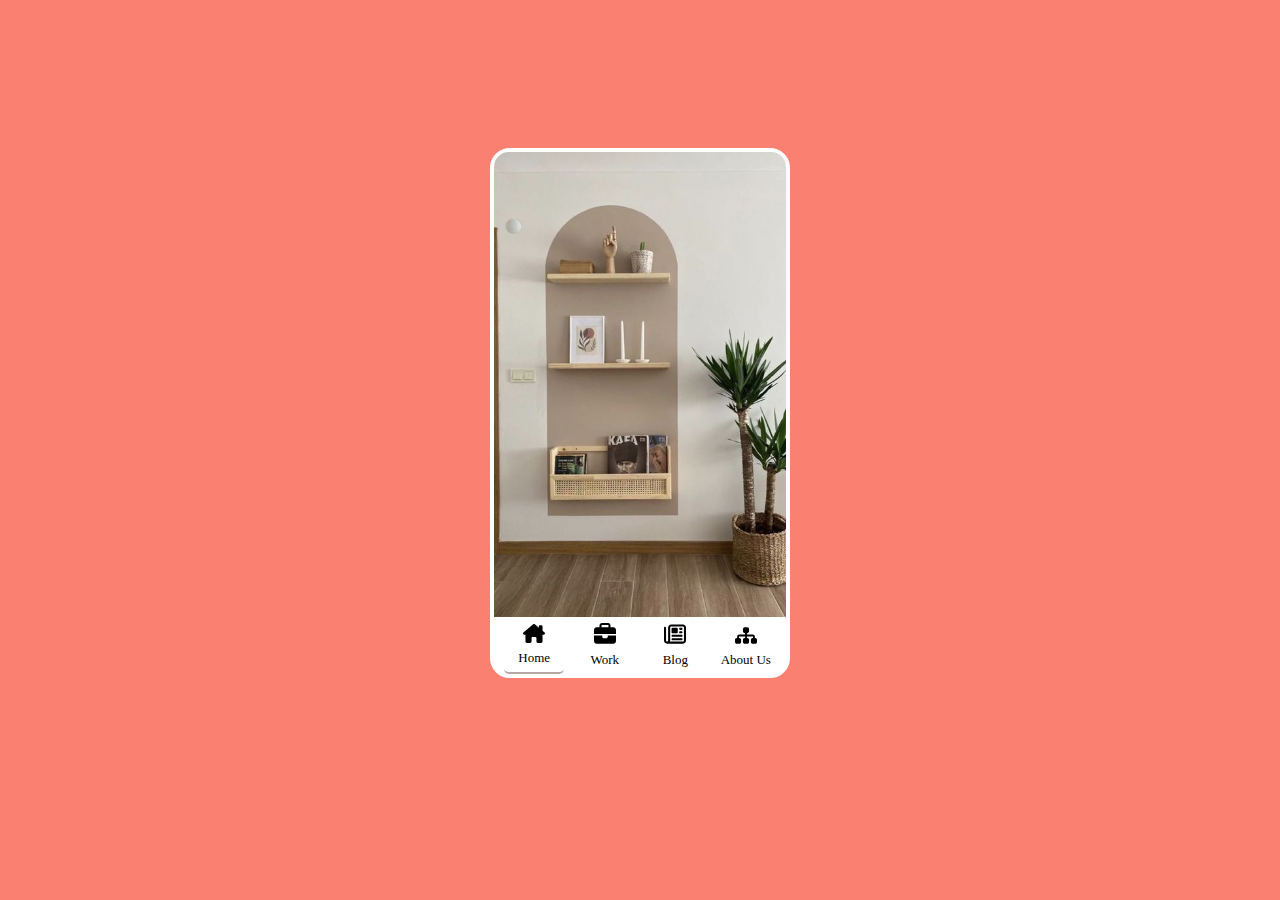
<file: 10-mobile-navigation/index.html>
<!DOCTYPE html>
<html lang="en">
    <head>
        <meta charset="UTF-8">
        <meta name="viewport" content="width=device-width, initial-scale=1.0">
        <link rel="stylesheet" href="./css/estilos.css">
        <title>Mobile navigation</title>
    </head>
<body>
    <main>
        <section id="container-mobile">
            <div id="cmobile-bg" class="home"></div>

            <div class="cmobile-tab">
                <div class="iconNav active" id="i-home">
                    <img src="./img/icons/house.svg" class="icons" alt="ic-home">
                    <span>Home</span>
                </div>
                <div class="iconNav" id="i-work">
                    <img src="./img/icons/work.svg" class="icons" alt="ic-work">
                    <span>Work</span>
                </div>
                <div class="iconNav" id="i-blog">
                    <img src="./img/icons/newspaper-regular.svg" class="icons" alt="ic-blog">
                    <span>Blog</span>
                </div>

                <div class="iconNav" id="i-user">
                    <img src="./img/icons/sitemap-solid.svg" class="icons" alt="ic-users">
                    <span>About Us</span>
                </div>
                
            </div>
        </section>
    </main>

    <script src="./js/scripts.js"></script>
</body>
</html>
</file>
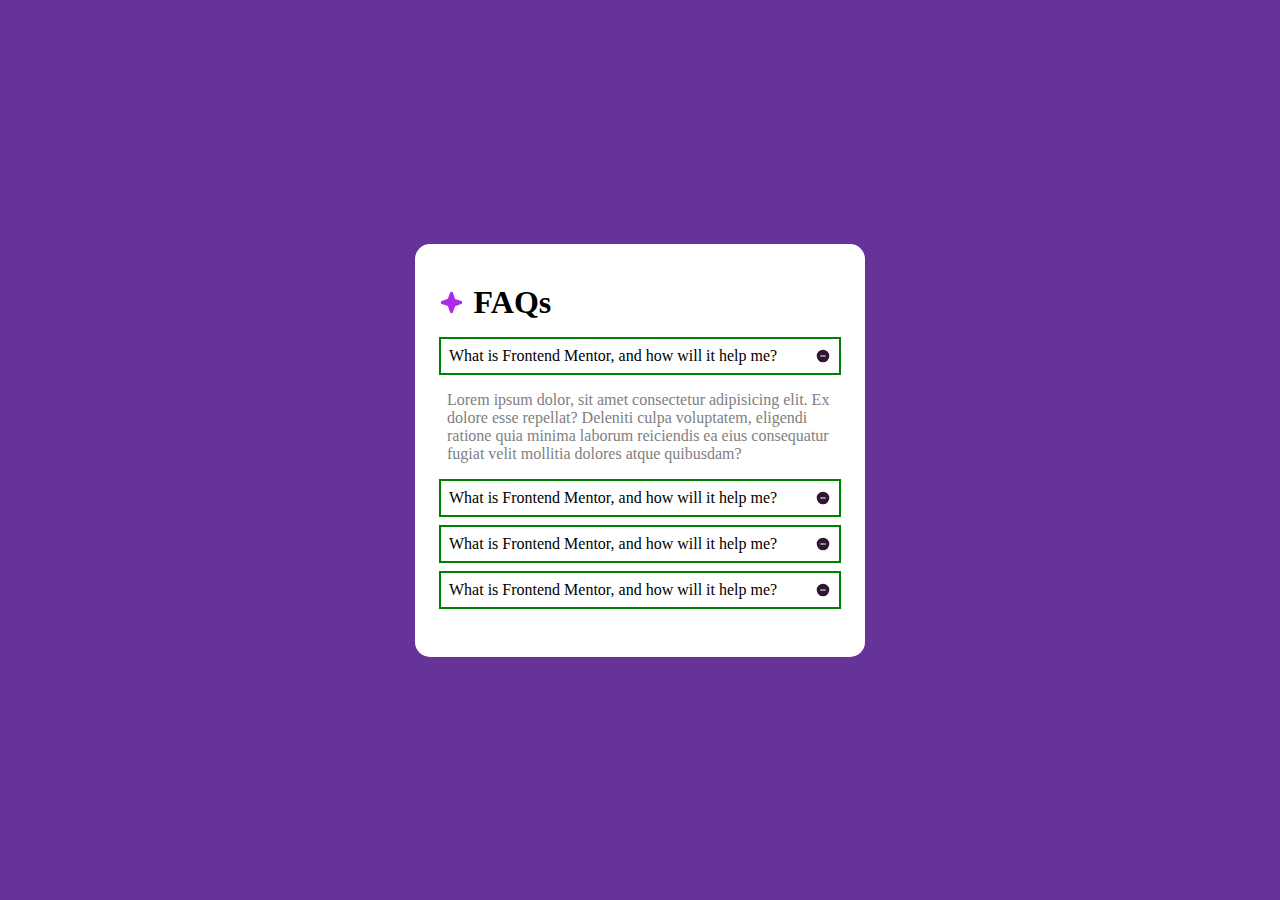
<file: 12-faq-accordion/index.html>
<!DOCTYPE html>
<html lang="en">
<head>
    <meta charset="UTF-8">
    <meta name="viewport" content="width=device-width, initial-scale=1.0">
    <link rel="stylesheet" href="./css/estilos.css">
    <title>Acordion</title>
</head>
<body>
    <main>
        <div class="content-tarjeta">
            <div class="title-tarjeta">
                <h1>FAQs</h1>
            </div>
            <div class="content-item">
                <div id="item-1" class="title-item">
                    <p>What is Frontend Mentor, and how will it help me?</p>
                </div>
                <div id="description-1" class="description-item active">
                    <p>
                        Lorem ipsum dolor, sit amet consectetur adipisicing elit. Ex dolore esse repellat? Deleniti culpa voluptatem, eligendi ratione quia minima laborum reiciendis ea eius consequatur fugiat velit mollitia dolores atque quibusdam?
                    </p>
                </div>
            </div>

            <div class="content-item">
                <div id="item-1" class="title-item">
                    <p>What is Frontend Mentor, and how will it help me?</p>
                </div>
                <div id="description-1" class="description-item">
                    <p>
                        Lorem ipsum dolor, sit amet consectetur adipisicing elit. Ex dolore esse repellat? Deleniti culpa voluptatem, eligendi ratione quia minima laborum reiciendis ea eius consequatur fugiat velit mollitia dolores atque quibusdam?
                    </p>
                </div>
            </div>

            <div class="content-item">
                <div id="item-1" class="title-item">
                    <p>What is Frontend Mentor, and how will it help me?</p>
                </div>
                <div id="description-1" class="description-item">
                    <p>
                        Lorem ipsum dolor, sit amet consectetur adipisicing elit. Ex dolore esse repellat? Deleniti culpa voluptatem, eligendi ratione quia minima laborum reiciendis ea eius consequatur fugiat velit mollitia dolores atque quibusdam?
                    </p>
                </div>
            </div>

            <div class="content-item">
                <div id="item-1" class="title-item">
                    <p>What is Frontend Mentor, and how will it help me?</p>
                </div>
                <div id="description-1" class="description-item">
                    <p>
                        Lorem ipsum dolor, sit amet consectetur adipisicing elit. Ex dolore esse repellat? Deleniti culpa voluptatem, eligendi ratione quia minima laborum reiciendis ea eius consequatur fugiat velit mollitia dolores atque quibusdam?
                    </p>
                </div>
            </div>

        </div>
    </main>
</body>
</html>
</file>
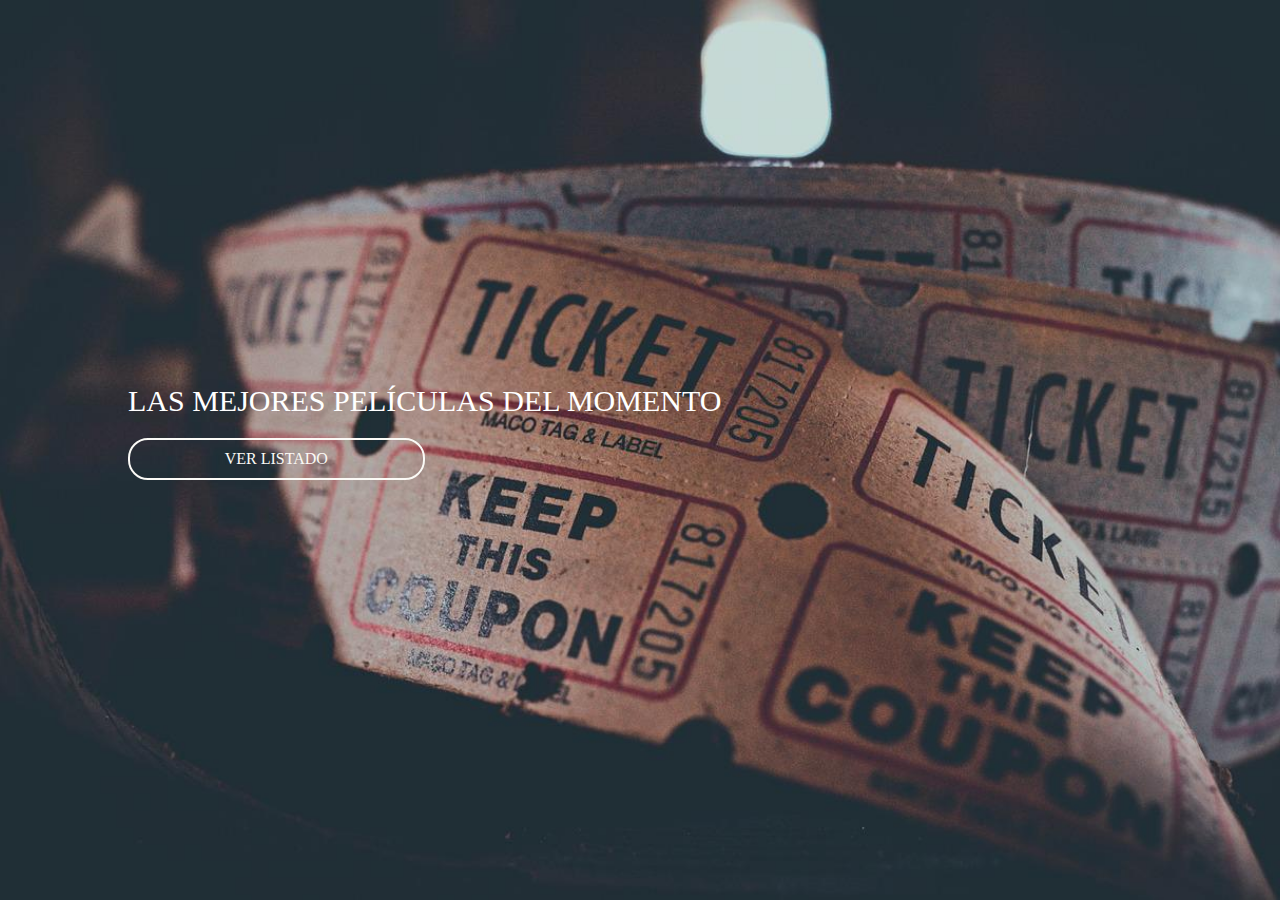
<file: 2-PagSimpleCine/index.html>
<!DOCTYPE html>
<html lang="en">
<head>
    <meta charset="UTF-8">
    <meta http-equiv="X-UA-Compatible" content="IE=edge">
    <meta name="viewport" content="width=device-width, initial-scale=1.0">
    <link rel="stylesheet" href="./css/header.css">
    <title>Document</title>
</head>
<body>
    <header class="header">
        <img src="./img/ticket.jpg" alt="">

        <div class="texto">
            <label>LAS MEJORES PELÍCULAS DEL MOMENTO</label>
            <a href="peliculas.html">VER LISTADO</a>
        </div>
    </header>
    <div class="contenedor">

    </div>
</body>
</html>
</file>
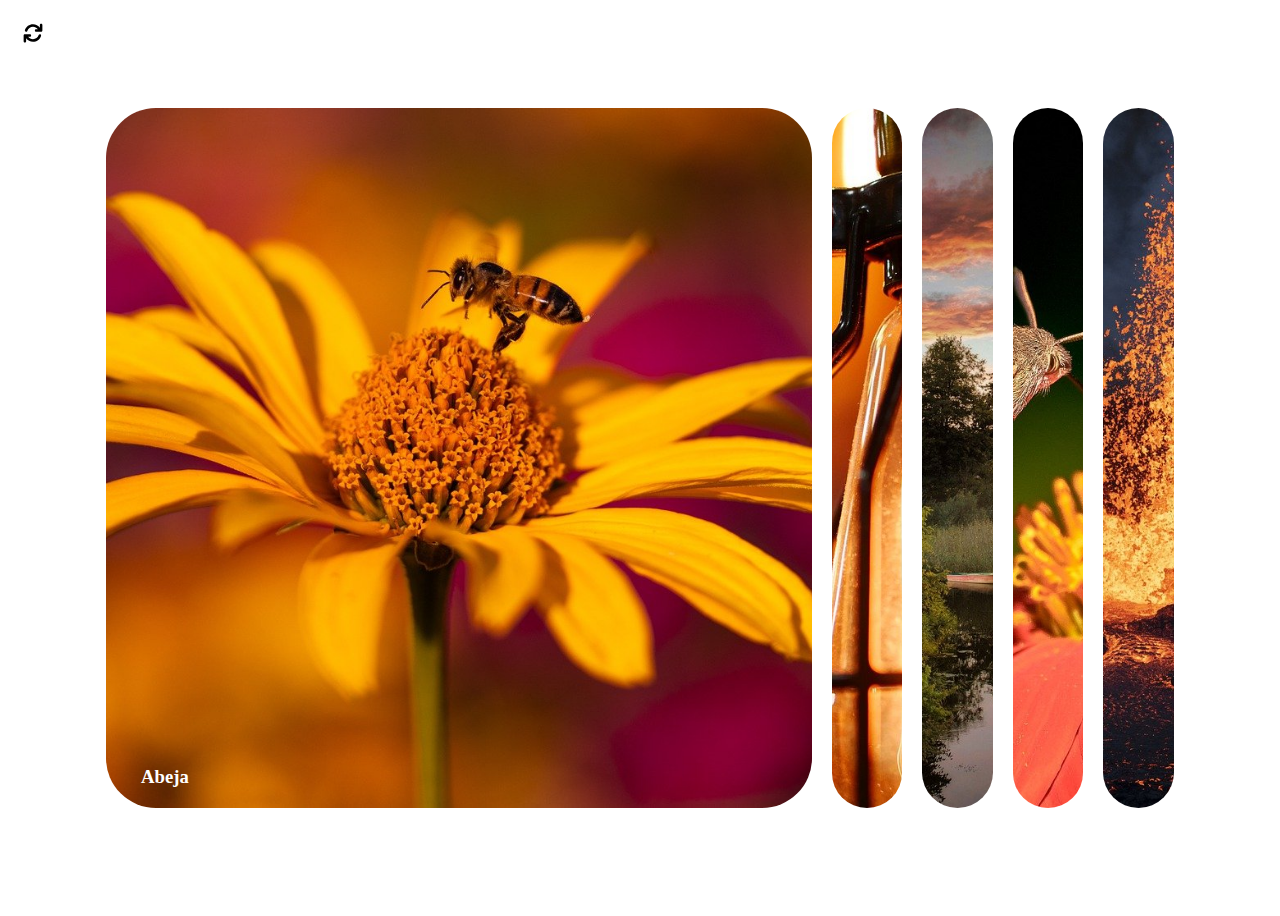
<file: 3-CardsExpansibles/index.html>
<!DOCTYPE html>
<html lang="en">
<head>
    <meta charset="UTF-8">
    <meta http-equiv="X-UA-Compatible" content="IE=edge">
    <meta name="viewport" content="width=device-width, initial-scale=1.0">
    <link rel="stylesheet" href="./css/style.css">
    <title>Cards</title>
</head>
<body>
    <div class="direction">
        <img src="./img/rotate.svg" alt="change-direction">
    </div>

    <div id="main" class="conteiner horizontal">
        <div class="cards active" style="background-image: url('./img/abeja.jpg');">
            <h3>Abeja</h3>
        </div>
        <div class="cards" style="background-image: url(./img/foco.jpg);">
            <h3>Foco</h3>
        </div>
        <div class="cards" style="background-image: url(./img/paisaje.jpg);">
            <h3>Paisaje</h3>
        </div>
        <div class="cards" style="background-image: url(./img/polilla.jpg);">
            <h3>Polilla</h3>
        </div>
        <div class="cards" style="background-image: url('./img/volcan.jpg');">
            <h3>Volcan</h3>
        </div>
    </div>

    <script src="./js/script.js"></script>
</body>
</html>
</file>
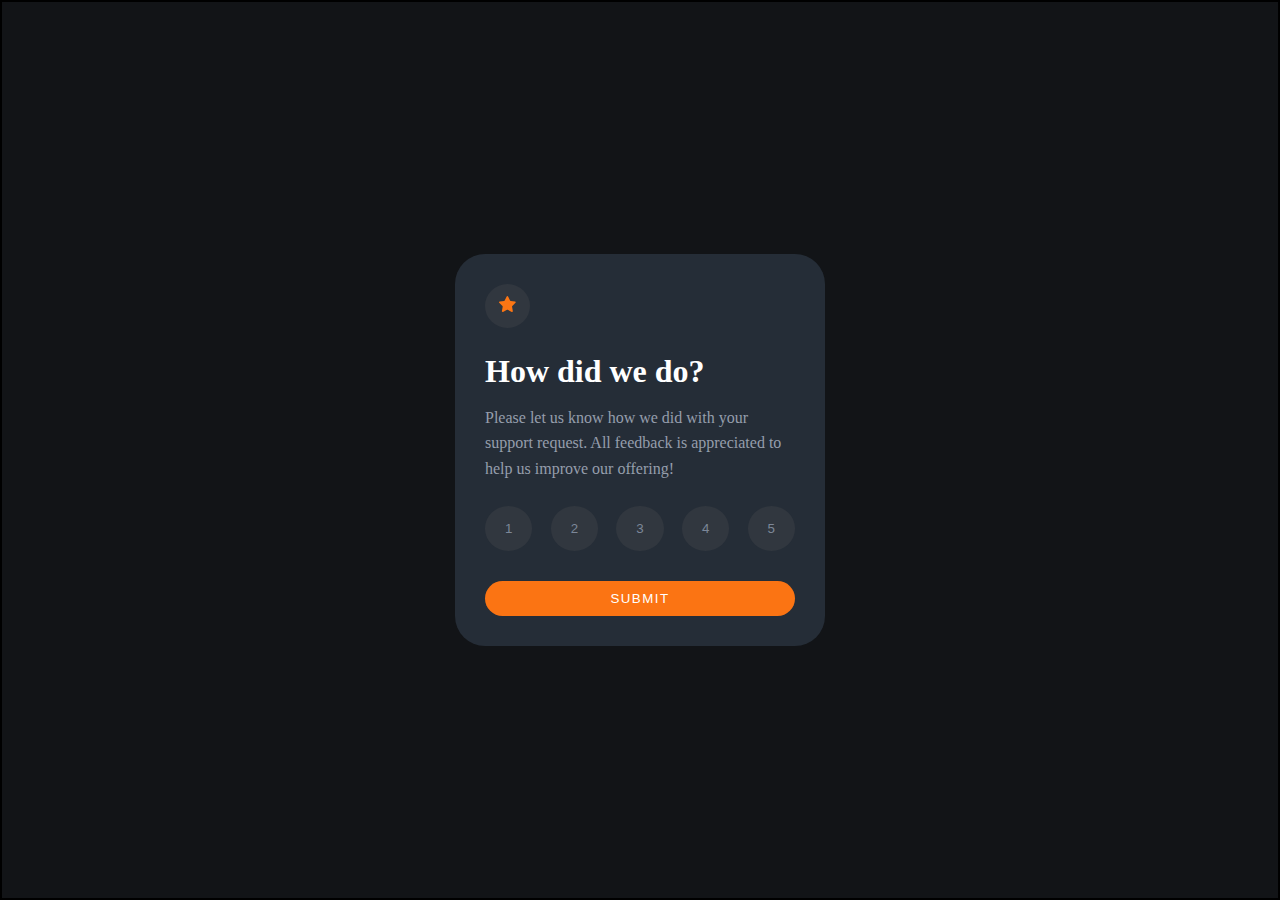
<file: 6-interactive-rating/index.html>
<!DOCTYPE html>
<html lang="en">
    <head>
        <meta charset="UTF-8">
        <meta http-equiv="X-UA-Compatible" content="IE=edge">
        <meta name="viewport" content="width=device-width, initial-scale=1.0">
        <link rel="stylesheet" href="./css/estilos.css">
        <!-- <link rel="stylesheet" href="./css/mensaje.css"> -->
        <title>Document</title>
    </head>
    <body>

        <main>

            <div id="puntaje" class="card">
                <div id="icn-start">
                    <img src="./img/icon-star.svg" alt="icono-start">
                </div>

                <div class="section-text">
                    <h1>How did we do?</h1>
                    <p>
                        Please let us know how we did with your support request.
                        All feedback is appreciated to help us improve our
                        offering!
                    </p>

                </div>

                <div class="puntos">
                    <button class="btn-puntos btn-noClick">1</button>
                    <button class="btn-puntos btn-noClick">2</button>
                    <button class="btn-puntos btn-noClick">3</button>
                    <button class="btn-puntos btn-noClick">4</button>
                    <button class="btn-puntos btn-noClick">5</button>
                </div>

                <button id="btn-submit">SUBMIT</button>


            </div>

            <!-- CARD DE THANKS LUEGO DE ELEGIR UNA OPCION -->
            <div id="thanks" class="card card-msj oculto">
                <div class="imgn">
                    <img src="./img/illustration-thank-you.svg" alt="">
                    <!-- Aqui debe cambiarse segun la opcion que se elija -->
                    <p id="imgn-p">You selected 4 out of 5</p>
                </div>

                <div class="text">
                    <h1>Thank you!</h1>

                    <p>
                        We appreciate you taking the time to give a rating. If
                        you ever need more support, don't hesitateto get in
                        touch!
                    </p>

                </div>

            </div>


        </main>

        <script src="./js/action.js"></script>

    </body>
</html>
</file>
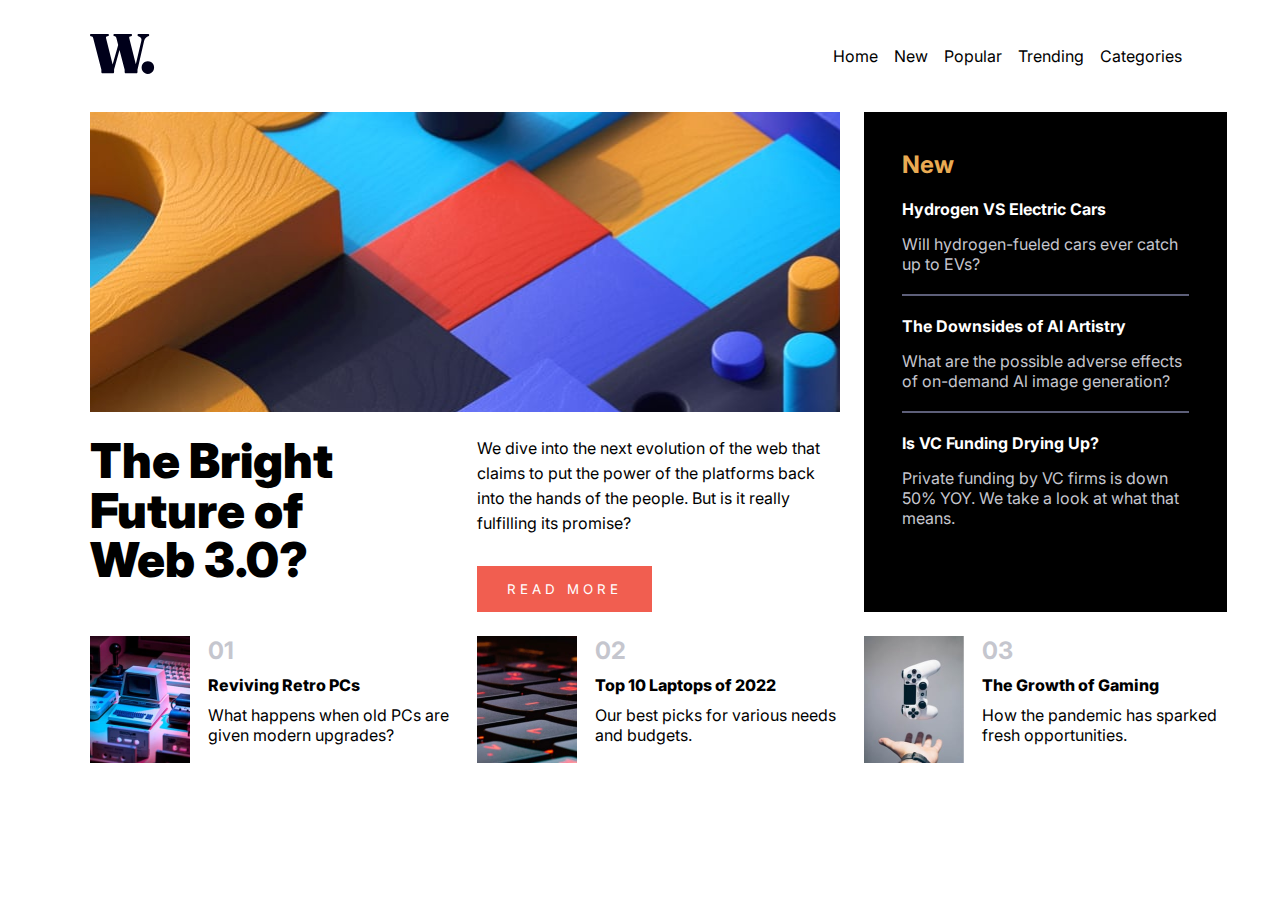
<file: 7-homepage-main/index.html>
<!DOCTYPE html>
<html lang="en">
    <head>
        <meta charset="UTF-8">
        <meta http-equiv="X-UA-Compatible" content="IE=edge">
        <meta name="viewport" content="width=device-width, initial-scale=1.0">
        <link rel="stylesheet" href="./css/estilos.css">
        <link rel="preconnect" href="https://fonts.googleapis.com">
        <link rel="preconnect" href="https://fonts.gstatic.com" crossorigin>
        <link href="https://fonts.googleapis.com/css2?family=Inter&display=swap"
            rel="stylesheet">
        <title>Home page</title>
    </head>
    <body>
        
        <header id="header">
            <p class="logo" id="btn-logo">
                <svg width="65" height="40"
                    xmlns="http://www.w3.org/2000/svg"><path
                        d="M23.016 39.2c.317 0 .574-.093.77-.28.196-.187.294-.457.294-.812v-1.82c0-.448.033-.84.098-1.176.065-.336.145-.663.238-.98l5.09-18.122 4.822 18.57c.112.384.193.682.243.895l.023.099c.047.215.07.453.07.714v1.82c0 .355.098.625.294.812.196.187.453.28.77.28h10.696c.299 0 .55-.093.756-.28.205-.187.308-.457.308-.812v-1.82c0-.373.023-.705.07-.994.047-.29.135-.677.266-1.162L54.04 7.224c.299-1.25.765-2.254 1.4-3.01.635-.756 1.363-1.311 2.184-1.666l.672-.308c.336-.168.574-.331.714-.49.14-.159.21-.369.21-.63 0-.336-.117-.607-.35-.812C58.637.103 58.287 0 57.82 0h-8.904c-.467 0-.817.103-1.05.308-.233.205-.35.476-.35.812 0 .261.06.471.182.63.121.159.313.303.574.434l.616.224c1.12.41 1.871.999 2.254 1.764s.453 1.661.21 2.688l-5.535 23.486-6.477-25.81c-.133-.58-.17-1.018-.11-1.31l.026-.104c.093-.29.317-.49.672-.602l1.232-.336c.299-.112.518-.257.658-.434a.986.986 0 0 0 .21-.63c0-.355-.112-.63-.336-.826C41.468.098 41.122 0 40.656 0H24.78c-.448 0-.789.098-1.022.294-.233.196-.35.471-.35.826 0 .224.06.415.182.574.121.159.322.294.602.406l1.176.42c.261.093.462.243.602.448.14.205.294.607.462 1.204l1.751 6.742-5.553 19.475L16.128 4.48c-.147-.49-.194-.898-.14-1.223l.028-.135c.093-.345.327-.574.7-.686l1.456-.336c.504-.168.756-.504.756-1.008 0-.336-.112-.602-.336-.798C18.368.098 18.022 0 17.556 0H1.344C.896 0 .56.098.336.294.112.49 0 .756 0 1.092c0 .224.056.434.168.63.112.196.29.35.532.462l1.232.392c.355.13.625.308.812.532.187.224.345.579.476 1.064l7.84 30.408c.112.43.191.751.238.966.047.215.07.462.07.742v1.82c0 .355.103.625.308.812.205.187.467.28.784.28h10.556Zm34.804.7c1.195 0 2.263-.29 3.206-.868a6.338 6.338 0 0 0 2.24-2.338c.55-.98.826-2.04.826-3.178 0-1.157-.275-2.212-.826-3.164a6.325 6.325 0 0 0-2.24-2.282c-.943-.57-2.011-.854-3.206-.854-1.157 0-2.207.285-3.15.854a6.325 6.325 0 0 0-2.24 2.282c-.55.952-.826 2.007-.826 3.164 0 1.139.275 2.198.826 3.178.55.98 1.297 1.76 2.24 2.338.943.579 1.993.868 3.15.868Z"
                        fill="#00001A" /></svg>
            </p>
            <div id="content-nav">
                <div id="bg-fondo">
                </div>
                <button id="btn-icono">
                    <!-- icono de hamb -->
                    <div id="icono-hamb"></div>
                    <div id="icono-cierre"></div>
                </button>
                <nav id="nav" class="active">
                    <ul class="list">
                        <li class="list--item">
                            <a>Home</a>
                        </li>
                        <li class="list--item">
                            <a>New</a>
                        </li>
                        <li class="list--item">
                            <a>Popular</a>
                        </li>
                        <li class="list--item">
                            <a>Trending</a>
                        </li>
                        <li class="list--item">
                            <a>Categories</a>
                        </li>
                    </ul>
                </nav>

            </div>
        </header>

        <main>
            <div class="content-main">
                <div class="img-main"></div>
                <h1 id="h1">The Bright Future of Web 3.0?</h1>
                <div class="description">
                    <p>
                        We dive into the next evolution of the web that
                        claims
                        to
                        put the power of the platforms back into the hands
                        of
                        the
                        people. But is it really fulfilling its promise?
                    </p>
                    <button type="submit">READ MORE</button>
                </div>

                <aside id="aside">
                    <h2>New</h2>
                    <div class="content-articles">
                        <article class="article-item">
                            <h4>Hydrogen VS Electric Cars</h4>
                            <p>Will hydrogen-fueled cars ever catch up to
                                EVs?</p>
                        </article>

                        <article class="article-item">
                            <h4>The Downsides of Al Artistry</h4>
                            <p>What are the possible adverse effects of
                                on-demand Al
                                image generation?</p>
                        </article>

                        <article class="article-item">
                            <h4>Is VC Funding Drying Up?</h4>
                            <p>Private funding by VC firms is down 50% YOY.
                                We
                                take
                                a look at what that means.</p>
                        </article>
                    </div>
                </aside>

                <div class="top-item">
                    <img src="./img/image-retro-pcs.jpg" alt="top1" />
                    <div class="top-item-info">
                        <label>01</label>
                        <h4>Reviving Retro PCs</h4>
                        <p>What happens when old PCs are given modern
                            upgrades?</p>
                    </div>
                </div>

                <div class="top-item">
                    <img src="./img/image-top-laptops.jpg" alt="top2" />
                    <div class="top-item-info">
                        <label>02</label>
                        <h4>Top 10 Laptops of 2022</h4>
                        <p>Our best picks for various needs and budgets.</p>
                    </div>
                </div>

                <div class="top-item">
                    <img src="./img/image-gaming-growth.jpg" alt="top3" />
                    <div class="top-item-info">
                        <label>03</label>
                        <h4>The Growth of Gaming</h4>
                        <p>How the pandemic has sparked fresh opportunities.</p>
                    </div>
                </div>
            </div>
        </main>
        <script src="./js/script.js"></script>
    </body>
</html>
</file>
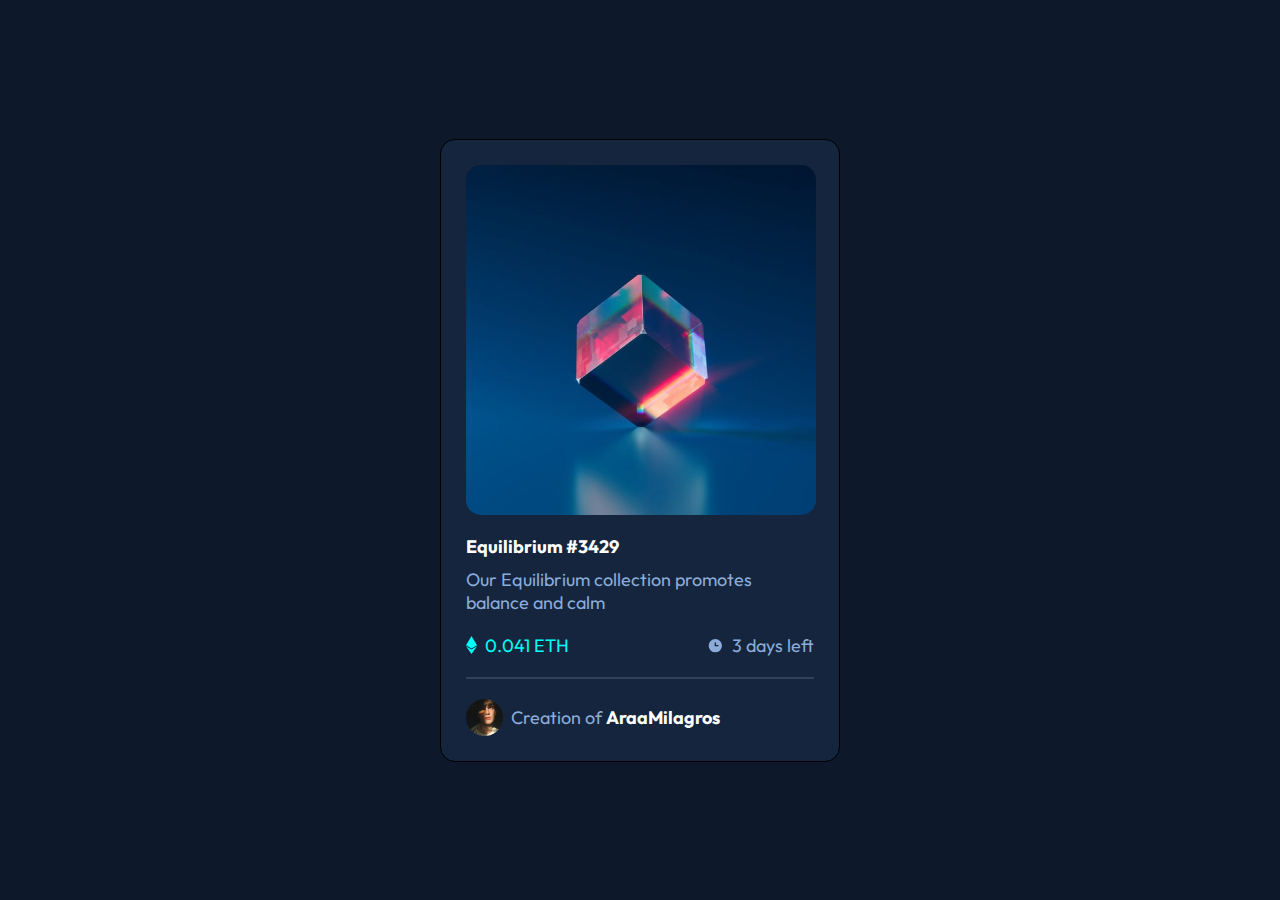
<file: 8-nft-preview/index.html>
<!DOCTYPE html>
<html lang="en">
    <head>
        <meta charset="UTF-8">
        <meta name="viewport" content="width=device-width, initial-scale=1.0">
        <link rel="stylesheet" href="./css/general.css">
        <link rel="preconnect" href="https://fonts.googleapis.com">
        <link rel="preconnect" href="https://fonts.gstatic.com" crossorigin>
        <link
            href="https://fonts.googleapis.com/css2?family=Outfit:wght@300&display=swap"
            rel="stylesheet">
        <title>NFT preview</title>
    </head>
    <body>
        <main>

            <div class="card-body">
                <div class="content-img">
                    <img class="img-equi" src="./img/image-equilibrium.jpg"
                        alt="img-main">
                </div>

                <h1 id="h1">Equilibrium #3429</h1>
                <p class="description-h1">
                    Our Equilibrium collection promotes balance and calm
                </p>

                <div class="price-time">
                    <div class="price">
                        <img src="./img/icon-ethereum.svg" alt="ethereum" />
                        <label>0.041 ETH</label>
                    </div>
                    <div class="time">
                        <img src="./img/icon-clock.svg" alt="clock">
                        <label>3 days left</label>
                    </div>
                </div>

                <div class="creator">
                    <img src="./img/image-avatar.png" alt="avatar" />

                    <p class="description">
                        Creation of <strong>AraaMilagros</strong>
                    </p>
                </div>
            </div>

        </main>
    </body>
</html>
</file>
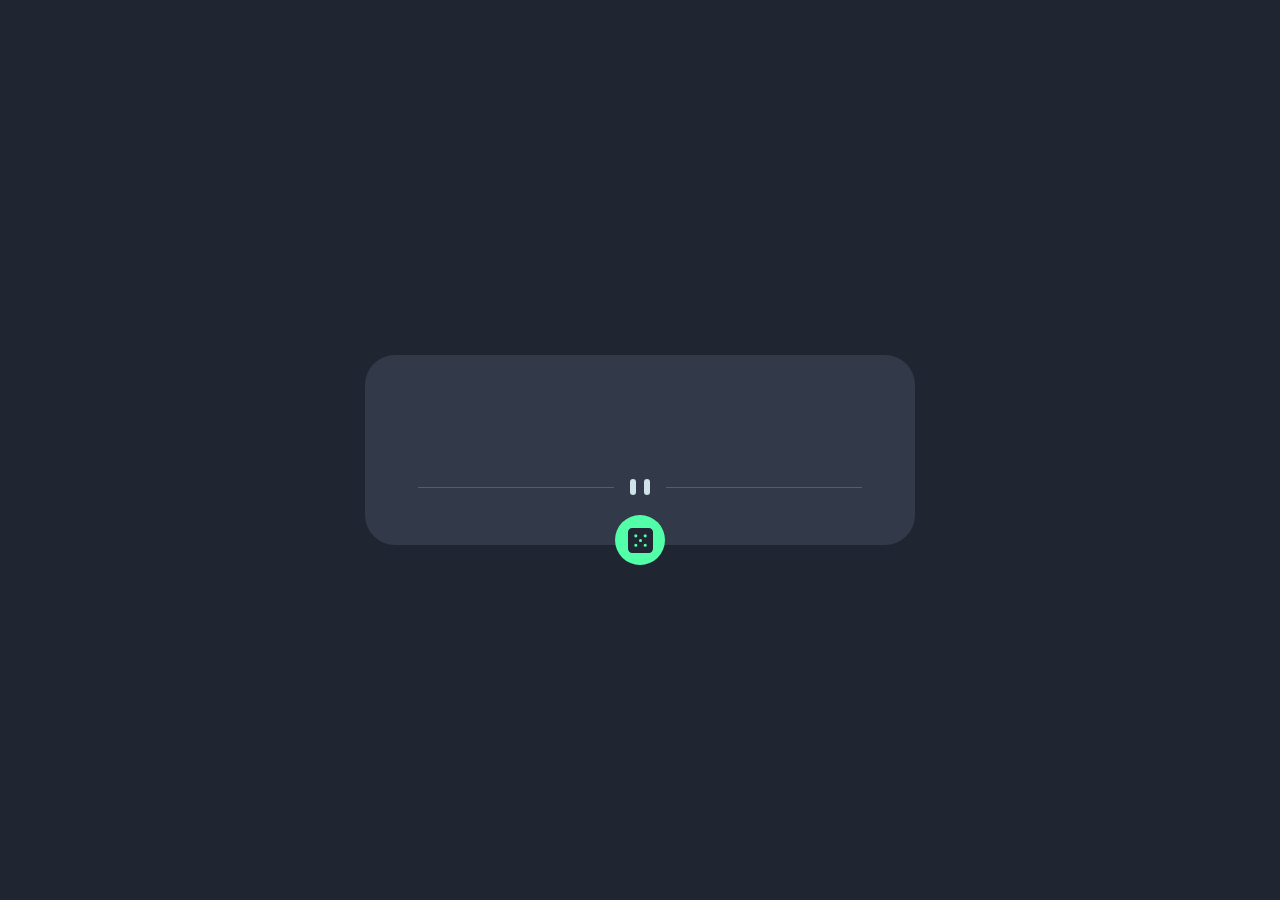
<file: 9-advice-generator/index.html>
<!DOCTYPE html>
<html lang="en">
    <head>
        <meta charset="UTF-8">
        <meta name="viewport" content="width=device-width, initial-scale=1.0">
        <link rel="stylesheet" href="./css/general.css">
        <link rel="preconnect" href="https://fonts.googleapis.com">
        <link rel="preconnect" href="https://fonts.gstatic.com" crossorigin>
        <link
            href="https://fonts.googleapis.com/css2?family=Manrope:wght@300;800&display=swap"
            rel="stylesheet">
        <link rel="shortcut icon" href="./img/favicon-32x32.png" type="image/x-icon">
        <title>Advice Generator</title>
    </head>
    <body>
        <main>
            <div class="card-body">
                <label class="cb-label" id="cardBody--label"></label>
                <p class="cb-p" id="cardBody--p"></p>
                <div class="content-divider-btn">
                    <div class="divider"></div>

                    <div class="random-btn" onclick="getApi()">
                        <div class="rb-bg"></div>
                    </div>
                    
                </div>
            </div>

        </main>
        <script src="./js/script.js" defer></script>
    </body>
</html>
</file>
<file: 10-mobile-navigation/css/estilos.css>
:root{
    --imgHome: url('../img/home.jpg');
    --imgWork: url('../img/work.jpg');
    --imgBlog: url('../img/blog.jpg');
    --imgAboutUs: url('../img/us.jpg');
}

*{
    border: 0;
    padding: 0;
    box-sizing: border-box;
    background: salmon;
}

main{
    height: 90vh;
    display: flex;
    justify-content: center;
    align-items: center;
}

#container-mobile{
    width: 300px;
    height: 530px;
    background: white;
    border: 2px solid white;
    border-radius: 20px;
    padding: .1em;
}

#cmobile-bg{
    width: 100%;
    height: 89%;
    border-radius: 15px 15px 0 0;
    background-position: center;
    background-size: cover;
}

.home{
    background-image: var(--imgHome);
}

.work{
    background-image: var(--imgWork);
}

.blog{
    background-image: var(--imgBlog);
    
}

.us{
    background-image: var(--imgAboutUs);
}

.cmobile-tab{
    border-top: none;
    height: 11%;
    border-radius: 0 0 15px 15px;
    background: white;
    display: flex;
    justify-content: space-evenly;
    align-items: end;
}

.iconNav{
    width: 60px;
    background: white;
    display: flex;
    flex-direction: column;
    align-items: center;
    cursor: pointer;
    border-radius: 0 0 5px 5px;
}

.iconNav span{
    background: white;
    font-size: 13px;
    margin-top: .5em;
    margin-bottom: .5em;
}

.icons{
    width: 22px;
    background: white;
}
#i-home.active{
    border-bottom: 2px solid rgb(183, 169, 169);
}
#i-work.active{
    border-bottom: 2px solid rgb(183, 169, 169);
}
#i-blog.active{
    border-bottom: 2px solid rgb(183, 169, 169);
}
#i-user.active{
    border-bottom: 2px solid rgb(183, 169, 169);
}
</file>
<file: 12-faq-accordion/css/estilos.css>
*{
    padding: 0;
    margin: 0;
    box-sizing: border-box;
}

main{
    background: rebeccapurple;
    height: 100vh;
    display: flex;
    justify-content: center;
    align-items: center;

}

.content-tarjeta{
    /* border:2px solid red; */
    width: 450px;
    height: max-content;
    padding: 2.5em 1.5em;

    background: white;
    border-radius: 15px;
}

.title-tarjeta{
    /* border:2px solid blue; */
    display: flex;
    margin-bottom: 1em;
}

h1{
    display: flex;
}

.title-tarjeta h1::before{
    content: '';
    background-image: url('../img/icon-star.svg');
    background-size: 25px 25px;
    /* background-position: center; */
    background-repeat: no-repeat;
    width: 25px;
    height: 25px;
    margin: auto;
    padding-left: .3em;
}
/* titulo del acordion */
.title-item{
    border:2px solid green;
    cursor: pointer;
    padding: .5em;
    margin:.5em 0;
}
p{
    display: flex;
    align-items:center;
    justify-content: space-between;
}
.title-item p::after{
    content:'';
    background-image: url('../img/icon-minus.svg');
    background-size: 1em 1em;
    width: 1em;
    height: 1em;
    /* border:2px solid red; */
}

/* descripcion */
.description-item{display: none;}
.description-item.active{
    display: block;
    /* border:2px solid blue; */
    padding: .5em;
    color: gray;
}
</file>
<file: 2-PagSimpleCine/css/header.css>
*{
    margin: 0;
    padding: 0;
    box-sizing: border-box;
}

.header img{
    width: 100%;
    height: 100vh;
    object-fit: cover;
    position: relative;
}

.texto{
    position: absolute;
    width: auto;
    height: auto;
    top: 0;

    margin: 30% 0 30% 10%;

    display: flex;
    flex-direction: column;
}

.texto label{
    font-size: 30px;
    color: white;
}

.texto a{
    text-decoration: none;
    color: #fbfaf6;

    border: 2px solid #fbfaf6;
    padding: 10px;
    border-radius: 20px;
    text-align: center;
    width: 50%;
    margin-top: 20px;
    transition: .5s all;
}

.texto a:hover{
    background: #fa212a;
    border: none;
}
</file>
<file: 3-CardsExpansibles/css/style.css>
*{
    box-sizing: border-box;
}

body{
    display: flex;
    align-items: center;
    justify-content: center;
    height: 100vh;   
    flex-direction: column;
    position: relative;
    /* border: 1px solid black; */
}

.direction{
    /* border: 1px solid slateblue; */
    flex: 1 1 10%;
    flex-direction: row;
    position: absolute;
    margin: 0;
    top: 5px;
    left: 5px;
    display: flex;
    background: none;
}

.direction img{
    width: 20px;
    margin: 10px;
    cursor: pointer;
}

.conteiner{
    display: flex;
    height: 80vh;
    flex-direction: column;
    /* border: 2px solid black; */
}

.conteiner.horizontal{
    flex-direction: row;
    width: 85vw;
}

.conteiner.vertical{
    flex-direction: column;
    width: 80vw;
}

.cards{
    flex: .5;
    background-size: cover;
    background-position: center;
    border-radius: 50px;
    margin: 10px;
    position: relative;
    cursor: pointer;
    transition: .8s all;
}

.cards.active{
    flex: 5;
}

.cards.active h3{
    opacity: 1;
}

.cards h3{
    color: white;
    position: absolute;
    margin:0;
    bottom:20px;
    left: 35px;
    opacity: 0;
}
</file>
<file: 6-interactive-rating/css/estilos.css>
*{
    margin: 0;
    padding: 0;
    box-sizing: border-box;

}

main{
    border: 2px solid black;
    background: hsl(216, 12%, 8%);
    height: 100vh;

    display: flex;
    flex-direction: column;
    justify-content: center;
    align-items: center;
}

.card{
    width: 370px;
    padding: 30px;

    border-radius: 30px;
    background: hsl(213, 19%, 18%);
    /* border: 2px solid white; */
}

#icn-start{
    margin-bottom: 25px;
    padding: 12px 14px;
    border-radius: 50%;
    width: max-content;
    background: hsl(215, 12%, 22%);
}

.section-text{
    margin-top: 15px;
    margin-bottom: 25px;
}

.section-text h1{
    margin-bottom: 15px;
    color: hsl(0, 0%, 100%);
}

.section-text p{
    /* color:  hsl(216, 12%, 54%); */
    color: hsl(217, 12%, 63%);
    line-height: 1.6;
}

.puntos{
    display: flex;
    justify-content: space-between;
    margin-bottom: 30px;
}

.btn-puntos{
    border: none;
    border-radius: 50%;
    padding: 15px 20px;
}

.btn-noClick{
    color: hsl(216, 12%, 54%);

    background: hsl(215, 12%, 22%);
}

.btn-click{
    background:  hsl(216, 12%, 54%);
    color: hsl(0, 0%, 100%);
}

.btn-puntos:hover{
    cursor: pointer;
    background: hsl(25, 97%, 53%);
    color: hsl(0, 0%, 100%);
}

#btn-submit{
    border-radius: 30px;
    border: none;
    padding: 10px;
    background: hsl(25, 97%, 53%);
    color: hsl(0, 0%, 100%);
    /* font-weight: 500; */
    letter-spacing: .2ch;
    
    /* border: 2px solid red; */
    width: 100%;
}

#btn-submit:hover{
    cursor: pointer;
    color: hsl(25, 97%, 53%);
    background: hsl(0, 0%, 100%);
}


/*ESTILOS PARA CARDS DE THANKS*/

.card-msj{

    text-align: center;
    padding: 40px;
}

.imgn{
    margin-bottom: 20px;
}

.imgn img{
    width: 50%;
}

.imgn p{
    /* border: 1px solid white; */
    width: max-content;
    margin: auto;
    margin-top: 20px;
    margin-bottom: 25px;
    padding: 5px;
    border-radius: 30px;
    color: hsl(25, 97%, 53%);
    background: hsl(215, 12%, 22%);
}

.text h1{
    color: hsl(0, 0%, 100%);
    margin-bottom: 10px;
}

.text p{
    color: hsl(217, 12%, 63%);
    line-height: 1.5;

}

.oculto{
    display: none;
}

@media(max-width: 480px){

    .card{
        width: 90vw;
    }

    .puntos{
        flex-wrap: wrap;
    }
}
</file>
<file: 7-homepage-main/css/estilos.css>
/* ESTILOS GENERALES */

* {
    padding: 0;
    margin: 0;
    box-sizing: border-box;
    font-family: 'Inter';
}

body {
    padding-left: 5%;
    padding-right: 5%;
    margin-bottom: 2%;
}

#header {
    display: flex;
    justify-content: space-between;
    align-items: center;
    padding: 10% 0;
}


/* GENERAL */
.list {
    list-style: none;
    margin-top: 15vw;
}

/* GENERAL */
.list--item {
    padding: 5%;
}

#h1{
    width: 300px;
}

.description {
    line-height: 2.5ch;
}

/* GENERAL */
.description button {
    padding: 15px 30px;
    letter-spacing: .5ch;
    background: hsl(5, 85%, 63%);
    color: white;
    border: none;
    margin-top: 30px;
}

/* GENERAL esperemos */
#aside {
    border: 2px solid black;
    padding: 5%;
    background: black;
    color: white;
    margin-top: 12%;
    margin-bottom: 10%;
}

/* GENERAL */
#aside h2 {
    color: hsl(35, 77%, 62%);
}

#aside h4 {
    margin-bottom: 15px;
}

#aside p {
    color: hsl(233, 8%, 79%);
}

.article-item {
    padding-top: 20px;
}

.article-item:not(:last-child) {
    border-bottom: 2px solid hsl(236, 13%, 42%);
    padding-bottom: 20px;
}

.top-item {
    display: flex;
    margin: 10% 0;
}


/* GENERAL */
.top-item-info {
    padding-left: 5%;
}

/* GENERAL */
.top-item-info label {
    font-size: 1.5rem;
    color: hsl(233, 8%, 79%);
    font-weight: 700;
}

/* GENERAL */
.top-item-info h4 {
    margin-top: 10px;
    margin-bottom: 10px;
    font-weight: 800;
}

@media screen and ((max-width: 992px) and (min-width: 320px)) {

    #icono-hamb{
        background: url('../img/icon-menu.svg');
        width: 40px;
        height: 17px;
        /* display: none; */
    }
    #icono-cierre{
        background: url('../img/icon-menu-close.svg');
        width: 32px;
        height: 31px;
        display: none;
    }
    /* RESPOSIVE */
    #btn-icono {
        background: white;
        border: none;
        align-self: flex-end;
    }

    /* RESPOSIVE */

    #content-nav.active>#bg-fondo {
        position: fixed;
        left: 0;
        top: 0;
        /* min-height: 100vh; */
        width: 35vw;
        background-color: rgb(88, 88, 88, 50%);
    }

    /* RESPOSIVE */
    #content-nav.active {
        position: fixed;
        left: 35vw;
        top: 0;
        width: 65vw;
        /* min-height: 100%; */
        background: white;
        padding: 10% 5%;
        display: flex;
        flex-direction: column;
    }
    
    /* RESPOSIVE */
    #nav {
        display: none;
    }

    /* RESPOSIVE */
    #content-nav.active>#nav {
        display: block;
    }

    #content-nav.active>#btn-icono>#icono-hamb{
        display: none;
    }
    #content-nav.active>#btn-icono>#icono-cierre{
        display: block;
    }

    /* RESPOSIVE */
    .img-main {
        background-image: url('../img/image-web-3-mobile.jpg');
        background-position: center;
        background-size: cover;
        /* min-height: 30vh; */
    }

    /* RESPOSIVE */
    #h1 {
        font-size: 2.5rem;
        width: 80%;
        margin: 5% 0;
    }

    /* RESPOSIVE */
    .top-item img {
        width: 100px;
    }

}

@media screen and ((min-width: 992px)) {

    body{
        padding-left: 7%;
        padding-right: 7%;
    }

    #header {
        height: 7em;
        padding: 0;
    }

    #btn-icono {
        display: none;
    }

    .list {
        display: flex;
        margin-top: 0;
    }

    .list--item {
        padding: .5em;

    }

    .list--item:hover {
        cursor: pointer;
        color: hsl(35, 77%, 62%);
    }


    /* PARTE DEL MAIN  */

    .content-main {
        display: grid;
        grid-template-columns: repeat(3, 33%);
        grid-template-rows: repeat(3, max-content);
        gap: 1.5em;
        justify-content: space-around;
    }

    .img-main {
        background: url('../img/image-web-3-desktop.jpg');
        /* width: 800px; */
        min-height: 300px;
        grid-column-start: 1;
        grid-column-end: 3;

        grid-row-start: 1;
        grid-row-end: 2;
    
    }

    #aside {
        /* width: 360px; */
        /* height: 520px; */
        grid-column-start: 3;
        grid-column-end: 4;
        grid-row-start: 1;
        grid-row-end: 3;
        margin: 0;
        padding: 10%;
    }

    .article-item{
        /* padding-top: 12%; */
        padding-bottom: 7%;
    }

    .article-item h4:hover{
        color:  hsl(35, 77%, 62%);
        cursor: pointer;
    }


    #h1 {
        grid-column-start: 1;
        grid-column-end: 2;
        font-size: 3em;
        line-height: 1.5ch;
        font-weight: 900;
    

    }

    .description{
        grid-column-start: 2;
        grid-column-end: 3;
        /* width: 400px; */
        /* height: max-content; */
    }

    .description button:hover{
        background: black;
        cursor: pointer;
    }

    .top-item{
        margin: 0;
    }

    .top-item-info h4:hover{
        color:hsl(35, 77%, 62%);
        cursor: pointer;
    }

    .top-item img{
        width: 100px;
    }
}
</file>
<file: 8-nft-preview/css/general.css>
*{
    padding: 0;
    margin: 0;
    box-sizing: border-box;
    font-size: 18px;
    font-family: 'Outfit', sans-serif;
}

main{
    background: hsl(217, 54%, 11%);
    height: 100vh;
    display: flex;
    flex-direction: column;
    justify-content: center;
    align-items: center;
}

.card-body{
    background: hsl(216, 50%, 16%);
    border:1px solid black;
    width: 400px;
    border-radius: 15px;
    padding: 25px;
}

.img-equi, .content-img{
    width: 350px;
    height: 350px;
    border-radius: 15px;
}


.content-img{
    background-image: url('../img/icon-view.svg');
    background-position: center;
    background-repeat: no-repeat;
}

#h1{
    margin-top: 20px;
    margin-bottom: 10px;
    color:hsl(0, 0%, 100%);
}

.description-h1{
    margin-bottom: 10px;
    color:hsl(215, 51%, 70%);
}

.price-time{
    display: flex;
    justify-content: space-between;
    padding-top: 10px;
    padding-bottom: 20px;
    border-bottom: 2px solid hsl(215, 32%, 27%);
}

.price, .time{
    display: flex;
    align-items: center;
}

.price{
    color: hsl(178, 100%, 50%);
}

.time, .description{
    color: hsl(215, 51%, 70%);
}

.price > img, .time > img, .creator > img{
    padding-right: 8px;
}

.creator{
    display: flex;
    align-items: center;
    padding-top: 20px;
}

.creator > img{
    width: 45px;
}

.description strong{
    color:hsl(0, 0%, 100%);
}

#footer{
    color: hsl(178, 100%, 50%);
    font-size: 12px;
    margin: auto;
    /* align-self:stretch; */
}

@media screen and ((min-width: 320px) and (max-width: 480px)) {

    .card-body{
        width: 300px;
        padding: 10px;
    }
    
    .img-equi, .content-img{
        width: 280px;
        height: 280px;
    }
}

@media screen and (min-width: 1024px) {
    .img-equi:hover{
        cursor: pointer;
        opacity: .4;
    }
    .content-img:hover{
        background-color: hsl(178, 100%, 50%, .7);
        transition: .5 all ease;
    }
    
    #h1:hover, .description > strong:hover{
        cursor: pointer;
        color: hsl(178, 100%, 50%);
    }
    
}
</file>
<file: 9-advice-generator/css/general.css>
:root{
    --bg: hsl(218, 23%, 16%);
    --cardBg: hsl(217, 19%, 24%);
    --textColor: hsl(193, 38%, 86%);
    --titleColor: hsl(150, 100%, 66%);
    --difuminadoBtn: hsl(150, 100%, 66%, .3);
}

*{
    padding: 0;
    margin: 0;
    box-sizing: border-box;
    font-family: 'Manrope', sans-serif;
    font-size: 28px;
}

main{
    background: var(--bg);
    height: 100vh;
    display: flex;
    justify-content: center;
    align-items: center;
    flex-direction: column;
}

.card-body{
    border-radius: 30px;
    background: var(--cardBg);
    text-align: center;
    
    width: 550px;
    height:max-content;
}

label{
    color:var(--titleColor);
    display: block;
    padding-top: 1.5em;
}

.cb-p{
    color:var(--textColor);
    font-weight: 800;
    /* border:2px solid red; */
    padding: 1em;
}

.divider{
    background: url('../img/pattern-divider-desktop.svg');
    background-repeat: no-repeat;
    background-position: center;
    height: 1em;
    margin-bottom: .5em;
}

.content-divider-btn{
    position: relative;
    top:20px;
    
}

.random-btn{
    width: 50px;
    height: 50px;
    background: var(--titleColor);
    border-radius: 50%;
    border: none;
    cursor: pointer;
    margin: auto;
    display: flex;
    
}
.random-btn:hover{
    box-shadow: 0 0 30px 10px var(--difuminadoBtn);
}

.rb-bg{
    background-image: url('../img/icon-dice.svg');
    background-repeat: no-repeat;
    background-position: center;
    background-size: cover;
    width: 25px;
    height: 25px;
    margin: auto;
}


@media screen and ((min-width: 320px) and (max-width: 768px)) {
    .card-body{
        width: 90vw;
    }
    .divider{
        width: 80vw;
        margin-left: auto;
        margin-right: auto;
    }
}
</file>
